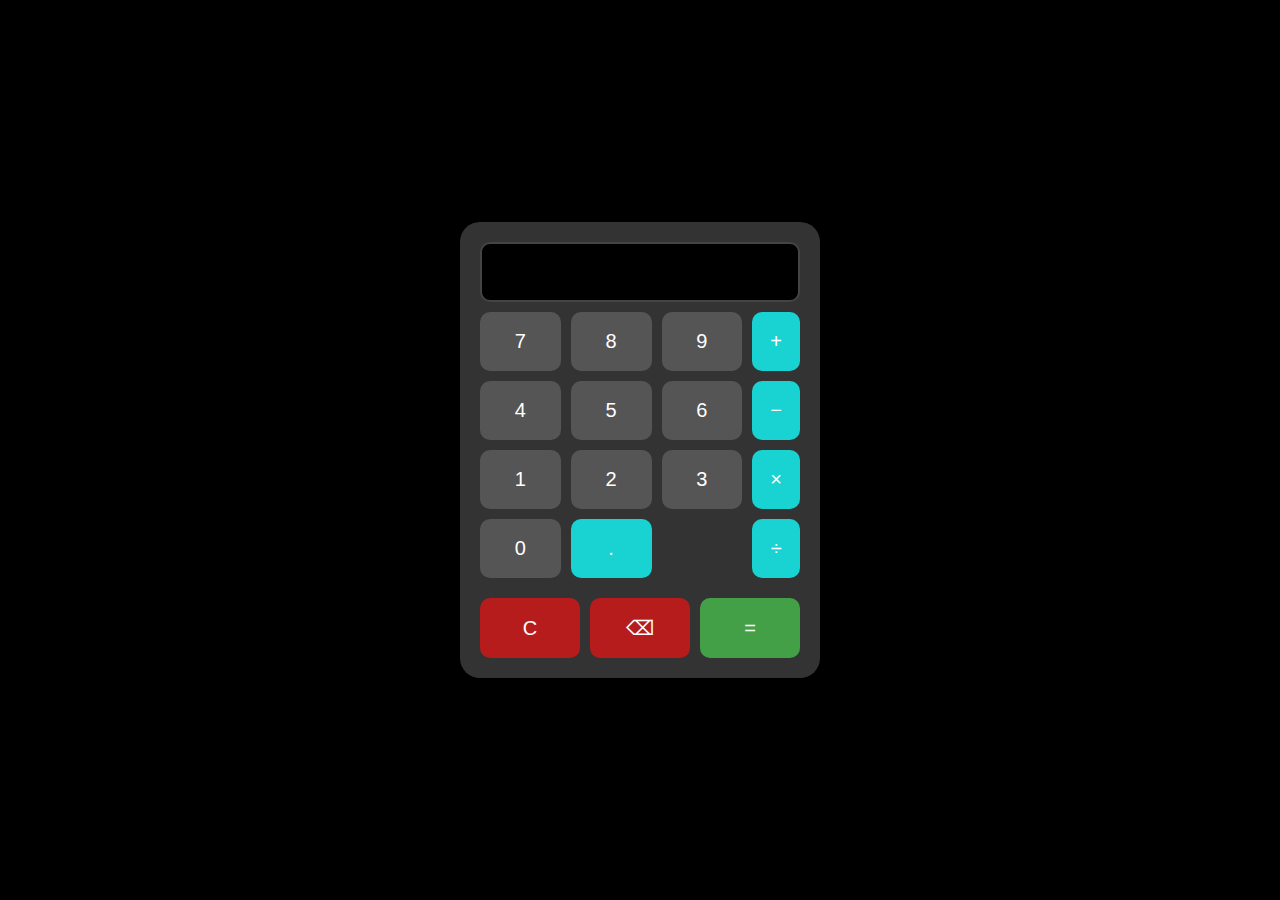
<file: calc.html>
<!DOCTYPE html>
<html lang="en">
<head>
  <meta charset="UTF-8">
  <title>Calculator</title>
  <style>
    body {
      background-color: #000;
      font-family: Arial, sans-serif;
      display: flex;
      justify-content: center;
      align-items: center;
      height: 100vh;
      margin: 0;
    }

    .calculator {
      background-color: #333;
      padding: 20px;
      border-radius: 20px;
      box-shadow: 0 0 25px rgba(0, 0, 0, 0.6);
      width: 320px;
      display: flex;
      flex-direction: column;
      gap: 10px;
    }

    .display {
      background-color: #000;
      color: #fff;
      width: 100%;
      height: 60px;
      font-size: 28px;
      text-align: right;
      padding: 10px;
      border: 2px solid #444;
      border-radius: 10px;
      box-sizing: border-box;
    }

    .main {
      display: flex;
    }

    .numbers {
      display: grid;
      grid-template-columns: repeat(3, 1fr);
      gap: 10px;
      flex: 1;
    }

    .operators {
      display: flex;
      flex-direction: column;
      gap: 10px;
      margin-left: 10px;
    }

    .bottom-row {
      display: grid;
      grid-template-columns: repeat(3, 1fr);
      gap: 10px;
      margin-top: 10px;
    }

    button {
      padding: 18px;
      font-size: 20px;
      border: none;
      border-radius: 10px;
      background-color: #555;
      color: white;
      cursor: pointer;
      transition: background-color 0.2s;
    }

    button:hover {
      background-color: #666;
    }

    .operator {
      background-color: #19d2d2;
    }

    .operator:hover {
      background-color: #4e7db4;
    }

    .equal {
      background-color: #43a047;
    }

    .equal:hover {
      background-color: #388e3c;
    }

    .clear {
      background-color: #b71c1c;
    }

    .clear:hover {
      background-color: #8a1717;
    }

    .backspace {
      background-color: #b71c1c;
    }

    .backspace:hover {
      background-color: #851717;
    }
  </style>
</head>
<body>

  <div class="calculator">
    <input type="text" class="display" id="display" disabled />

    <div class="main">
      <div class="numbers">
        <button onclick="appendNumber('7')">7</button>
        <button onclick="appendNumber('8')">8</button>
        <button onclick="appendNumber('9')">9</button>

        <button onclick="appendNumber('4')">4</button>
        <button onclick="appendNumber('5')">5</button>
        <button onclick="appendNumber('6')">6</button>

        <button onclick="appendNumber('1')">1</button>
        <button onclick="appendNumber('2')">2</button>
        <button onclick="appendNumber('3')">3</button>

        <button onclick="appendNumber('0')">0</button>
        <button class="operator" onclick="appendDot()">.</button>
        <div></div>
      </div>

      <div class="operators">
        <button class="operator" onclick="appendOperator('+')">+</button>
        <button class="operator" onclick="appendOperator('-')">−</button>
        <button class="operator" onclick="appendOperator('*')">×</button>
        <button class="operator" onclick="appendOperator('/')">÷</button>
      </div>
    </div>

    <div class="bottom-row">
      <button class="clear" onclick="clearDisplay()">C</button>
      <button class="backspace" onclick="deleteLast()">⌫</button>
      <button class="equal" onclick="calculate()">=</button>
    </div>
  </div>

  <script>
    const display = document.getElementById("display");

    function appendNumber(num) {
      display.value += num;
    }

    function appendOperator(op) {
      const lastChar = display.value.slice(-1);
      if (['+', '-', '*', '/'].includes(lastChar)) {
        display.value = display.value.slice(0, -1) + op;
      } else {
        display.value += op;
      }
    }

    function appendDot() {
      let parts = display.value.split(/[\+\-\*\/]/);
      if (!parts[parts.length - 1].includes(".")) {
        display.value += ".";
      }
    }

    function clearDisplay() {
      display.value = "";
    }

    function deleteLast() {
      display.value = display.value.slice(0, -1);
    }

    function calculate() {
      try {
        display.value = eval(display.value);
      } catch (e) {
        display.value = "Error";
      }
    }
  </script>

</body>
</html>
</file>
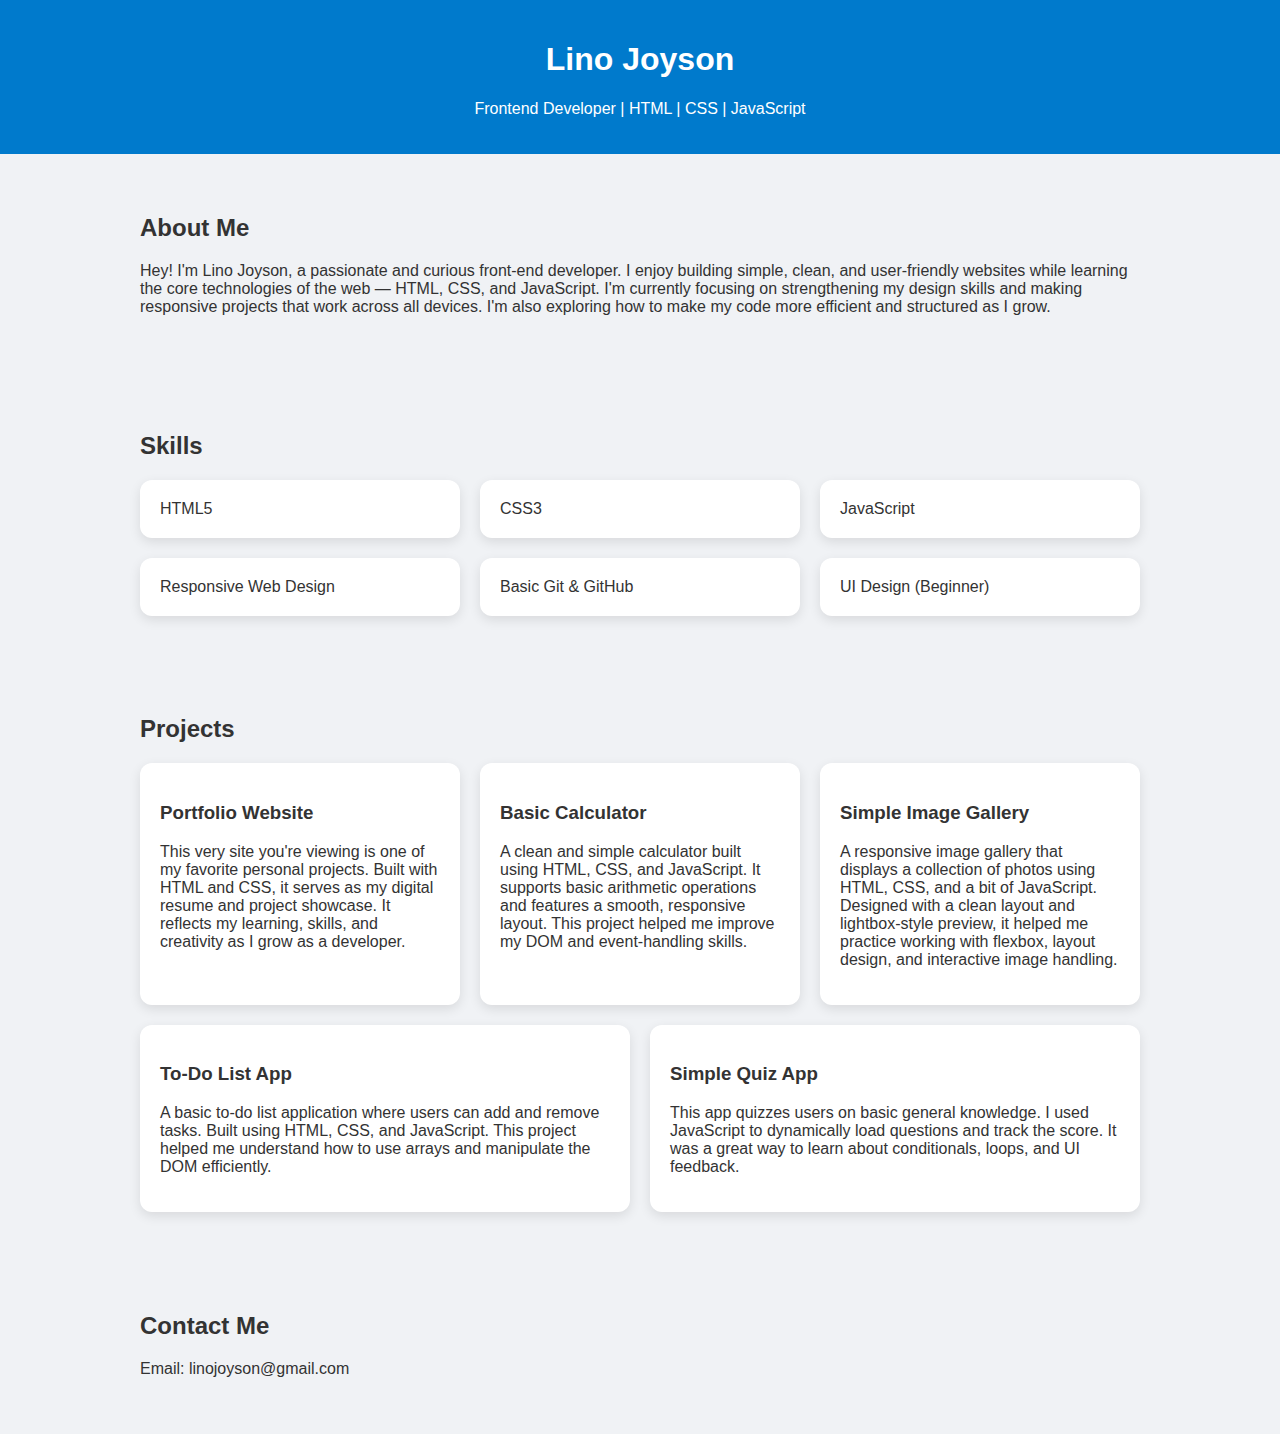
<file: portfolio.html>
<!DOCTYPE html>
<html lang="en">
<head>
  <meta charset="UTF-8" />
  <meta name="viewport" content="width=device-width, initial-scale=1.0"/>
  <title>Lino's Portfolio</title>
  <style>
    body {
      font-family: 'Segoe UI', Tahoma, Geneva, Verdana, sans-serif;
      margin: 0;
      background-color: #f0f2f5;
      color: #333;
    }
    header {
      background-color: #007acc;
      color: white;
      padding: 20px 40px;
      text-align: center;
    }
    .section {
      padding: 40px;
      max-width: 1000px;
      margin: auto;
    }
    .skills, .projects {
      display: flex;
      flex-wrap: wrap;
      gap: 20px;
    }
    .card {
      background: white;
      padding: 20px;
      border-radius: 12px;
      box-shadow: 0 4px 12px rgba(0,0,0,0.1);
      flex: 1 1 200px;
    }
  </style>
</head>
<body>

<header>
  <h1><b>Lino Joyson</b></h1>
  <p>Frontend Developer | HTML | CSS | JavaScript</p>
</header>

<section class="section" id="about">
  <h2>About Me</h2>
  <p>Hey! I'm Lino Joyson, a passionate and curious front-end developer. I enjoy building simple, clean, and user-friendly websites while learning the core technologies of the web — HTML, CSS, and JavaScript. I'm currently focusing on strengthening my design skills and making responsive projects that work across all devices. I'm also exploring how to make my code more efficient and structured as I grow.</p>
</section>

<section class="section" id="skills">
  <h2>Skills</h2>
  <div class="skills">
    <div class="card">HTML5</div>
    <div class="card">CSS3</div>
    <div class="card">JavaScript</div>
    <div class="card">Responsive Web Design</div>
    <div class="card">Basic Git & GitHub</div>
    <div class="card">UI Design (Beginner)</div>
  </div>
</section>

<section class="section" id="projects">
  <h2>Projects</h2>
  <div class="projects">
    <div class="card">
      <h3>Portfolio Website</h3>
      <p>This very site you're viewing is one of my favorite personal projects. Built with HTML and CSS, it serves as my digital resume and project showcase. It reflects my learning, skills, and creativity as I grow as a developer.</p>
    </div>
    <div class="card">
      <h3>Basic Calculator</h3>
      <p>A clean and simple calculator built using HTML, CSS, and JavaScript. It supports basic arithmetic operations and features a smooth, responsive layout. This project helped me improve my DOM and event-handling skills.</p>
    </div>
    <div class="card">
      <h3>Simple Image Gallery</h3>
      <p>A responsive image gallery that displays a collection of photos using HTML, CSS, and a bit of JavaScript. Designed with a clean layout and lightbox-style preview, it helped me practice working with flexbox, layout design, and interactive image handling.</p>
    </div>
    <div class="card">
      <h3>To-Do List App</h3>
      <p>A basic to-do list application where users can add and remove tasks. Built using HTML, CSS, and JavaScript. This project helped me understand how to use arrays and manipulate the DOM efficiently.</p>
    </div>
    <div class="card">
      <h3>Simple Quiz App</h3>
      <p>This app quizzes users on basic general knowledge. I used JavaScript to dynamically load questions and track the score. It was a great way to learn about conditionals, loops, and UI feedback.</p>
    </div>
  </div>
</section>

<section class="section" id="contact">
  <h2><b>Contact Me</b></h2>
  <p>Email: linojoyson@gmail.com</p>
</section>

</body>
</html>
</file>
